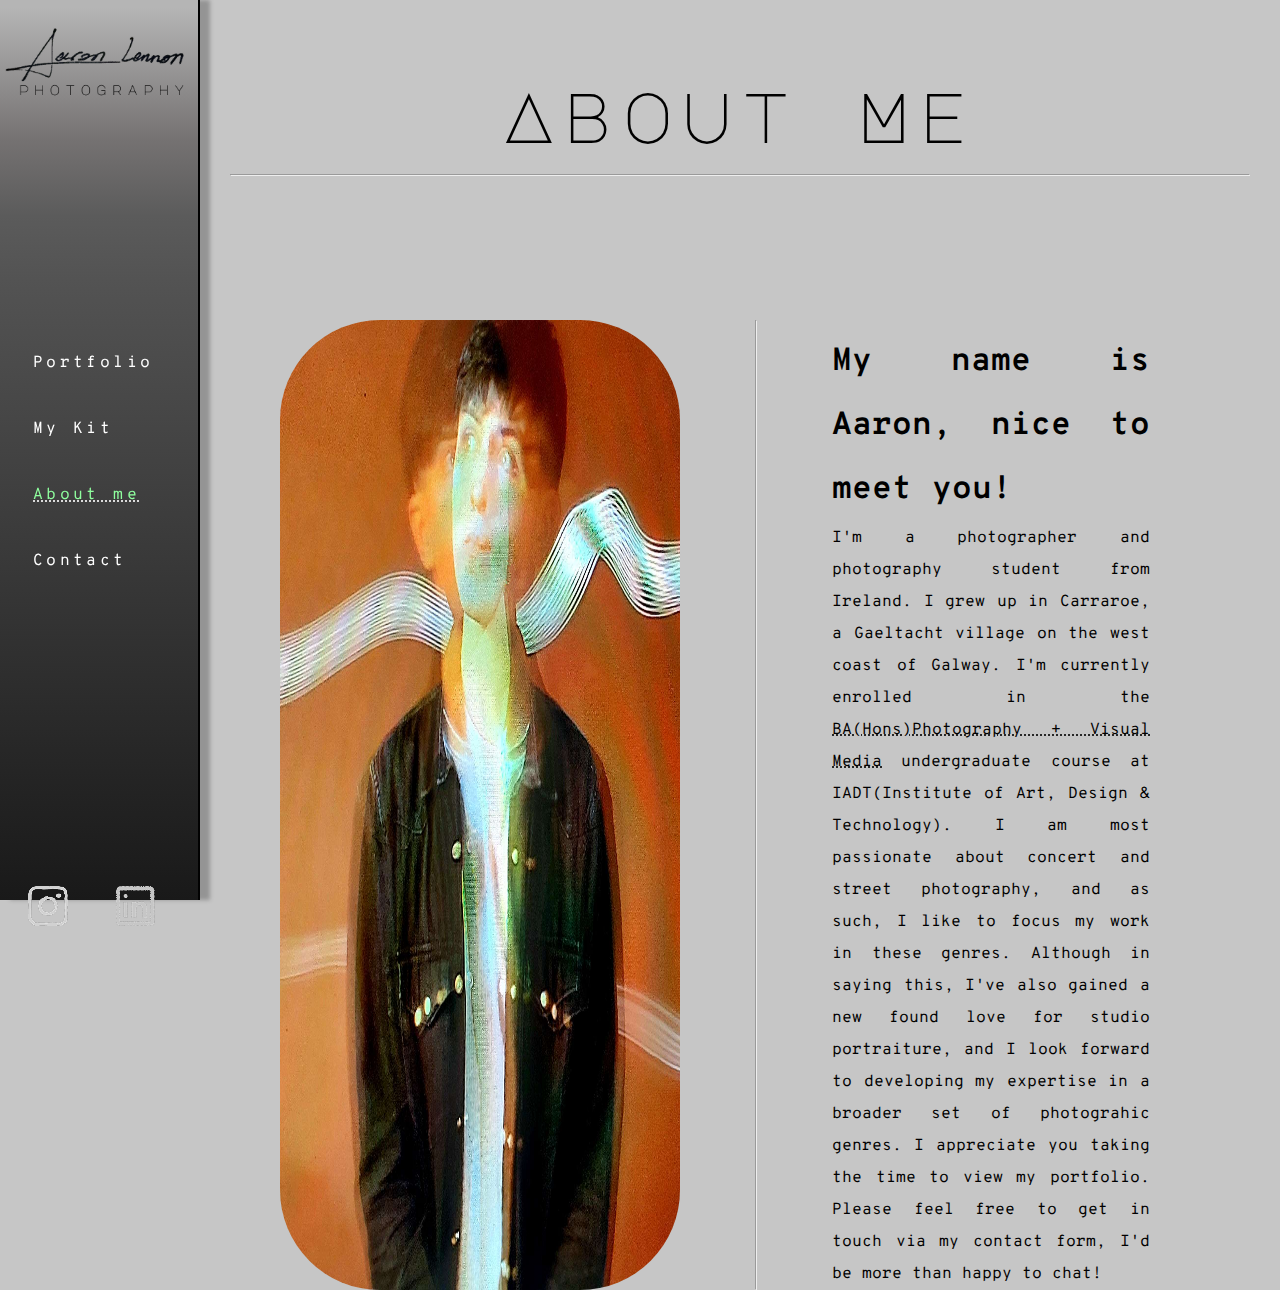
<file: about.html>
<!DOCTYPE html>
<html lang="en">
<head>
    <meta charset="UTF-8">
    <meta name="viewport" content="width=device-width, initial-scale=1.0">
    <link rel="preconnect" href="https://fonts.googleapis.com">
    <link rel="preconnect" href="https://fonts.gstatic.com" crossorigin>
    <link href="https://fonts.googleapis.com/css2?family=Major+Mono+Display&family=Overpass+Mono:wght@300..700&display=swap" rel="stylesheet">
    <link rel="stylesheet" href="css/reset.css">
    <link rel="stylesheet" href="css/style.css">
    <script defer src="javascript/animatedCursor.js"></script>
    <script defer src="javascript/activePage.js"></script>
    <title>About Me | Aaron Lennon Photography</title>
</head>    
<body>

    <div class="holder">
            
        <div class="sidenav">
            <div class="logo"><img src="images/Frame 1.png" alt="Aaron Lennon Photography"></div>
            <nav>
                <ul class="menu"> 
                    <li><a href="index.html">Portfolio</a></li>
                    <li><a href="kit.html">My Kit</a></li>
                    <li><a href="about.html">About me</a></li>
                    <li><a href="contact.html">Contact</a></li>
                </ul>
            </nav>
            <ul class="socials">
                <li><a id="home" href="https://www.instagram.com/aaron_o_lionnain/" target="_blank" rel="noopener noreferrer"><img class="image_on" src="images/instagram.png" alt="logo" /><img class="image_off" src="images/instagramhover.png" alt="logo" /></a></li>
                <li><a id="home" href="#Linkedin" target="_blank" rel="noopener noreferrer"><img class="image_on" src="images/linkedin.png" alt="logo" /><img class="image_off" src="images/linkedinhover.png" alt="logo" /></a></li>
            </ul>
        </div>

        <div class="main">
            <h1 class="aboutHeader">About Me</h1>
            <br>
            <hr>
            <br>
            <div class="me">
                <img class="mePic" src="images/me(crop).png" alt="Portrait of Aaron Lennon">
                <hr>
                <div class="about-text-box">
                    
                    <h1>My name is Aaron, nice to meet you!</h1>
                    <p>I'm a photographer and photography student from Ireland. I grew up in Carraroe, a Gaeltacht village on the west coast of Galway.
                    I'm currently enrolled in the <a class="collegeLink" href="https://iadt.ie/courses/photography-visual-media/" target="_blank" rel="noopener noreferrer"> BA(Hons)Photography + Visual Media</a> undergraduate course at IADT(Institute of Art, Design & Technology).
                    I am most passionate about concert and street photography, and as such, I like to focus my work in these genres. Although in saying this, I've also gained a new found love for studio portraiture, and I look forward to developing my expertise in a broader set of photograhic genres.
                    I appreciate you taking the time to view my portfolio. Please feel free to get in touch via my contact form, I'd be more than happy to chat!</p>
                    
                </div>

        </div>
           
    </div>
    <div class="cursor"></div>
</body>
</html>
</file>
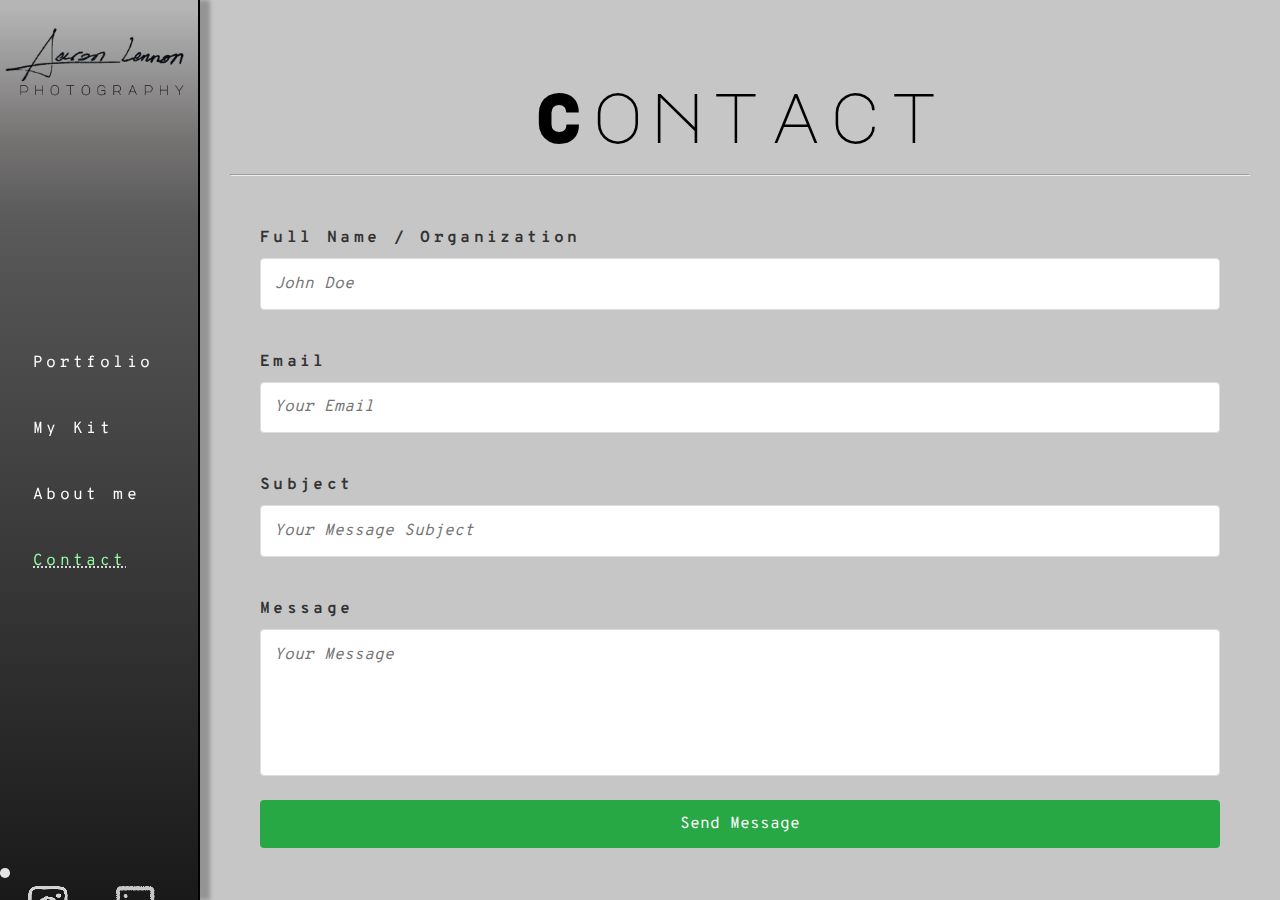
<file: contact.html>
<!DOCTYPE html>
<html lang="en">
<head>
    <meta charset="UTF-8">
    <meta name="viewport" content="width=device-width, initial-scale=1.0">
    <link rel="preconnect" href="https://fonts.googleapis.com">
    <link rel="preconnect" href="https://fonts.gstatic.com" crossorigin>
    <link href="https://fonts.googleapis.com/css2?family=Major+Mono+Display&family=Overpass+Mono:wght@300..700&display=swap" rel="stylesheet">
    <link rel="stylesheet" href="css/reset.css">
    <link rel="stylesheet" href="css/style.css">
    <script defer src="javascript/animatedCursor.js"></script>
    <script defer src="javascript/activePage.js"></script>
    <script defer src="javascript/scripts.js"></script>
    <title>Contact | Aaron Lennon Photography</title>
</head>    
<body>

    <div class="holder">
            
        <div class="sidenav">
            <div class="logo"><img src="images/Frame 1.png" alt="Aaron Lennon Photography"></div>
            <nav>
                <ul class="menu"> 
                    <li><a href="index.html">Portfolio</a></li>
                    <li><a href="kit.html">My Kit</a></li>
                    <li><a href="about.html">About me</a></li>
                    <li><a href="contact.html">Contact</a></li>
                </ul>
            </nav>
            <ul class="socials">
                <li><a id="home" href="https://www.instagram.com/aaron_o_lionnain/" target="_blank" rel="noopener noreferrer"><img class="image_on" src="images/instagram.png" alt="logo" /><img class="image_off" src="images/instagramhover.png" alt="logo" /></a></li>
                <li><a id="home" href="#Linkedin" target="_blank" rel="noopener noreferrer"><img class="image_on" src="images/linkedin.png" alt="logo" /><img class="image_off" src="images/linkedinhover.png" alt="logo" /></a></li>
            </ul>
        </div>
        <div class="main">
            <h1 class="contactHeader">Contact</h1>
            <br>
            <hr>
            <div class="contact-form-container">
                <form accept-charset="UTF-8" action="https://getform.io/f/awnqmmzb" method="POST" enctype="multipart/form-data"  target="_blank" id="wpform">
                        
                    <form id="contactForm">
                        <div class="form-group">
                            <label for="name">Full Name / Organization</label>
                            <input type="text" id="name" 
                                name="name" 
                                placeholder="John Doe" required>
                            <span class="error-message" id="nameError"></span>
                            
                        </div>
                    <br>
                        <div class="form-group">
                            <label for="email">Email</label>
                            <input type="email" id="email" 
                                name="email" 
                                placeholder="Your Email" required>
                            <span class="error-message" id="emailError"></span>
                        </div>
                    <br>
                        <div class="form-group">
                            <label for="message">Subject</label>
                            <input type="message" id="message" 
                                name="Subject" 
                                placeholder="Your Message Subject" required>
                            <span class="error-message" id="messageError"></span>
                        </div>
                    <br>
                        <div class="form-group">
                            <label for="message">Message</label>
                            <textarea id="message" 
                                    name="message" 
                                    placeholder="Your Message" 
                                    rows="5" required></textarea>
                            <span class="error-message" id="messageError"></span>
                        </div>
                        <button type="submit" 
                                class="submit-button">
                            Send Message
                        </button>
                    </form>
                </form>    
            </div>
        </div>    
    </div>
    <div class="cursor"></div>
</body>
</html>
</file>
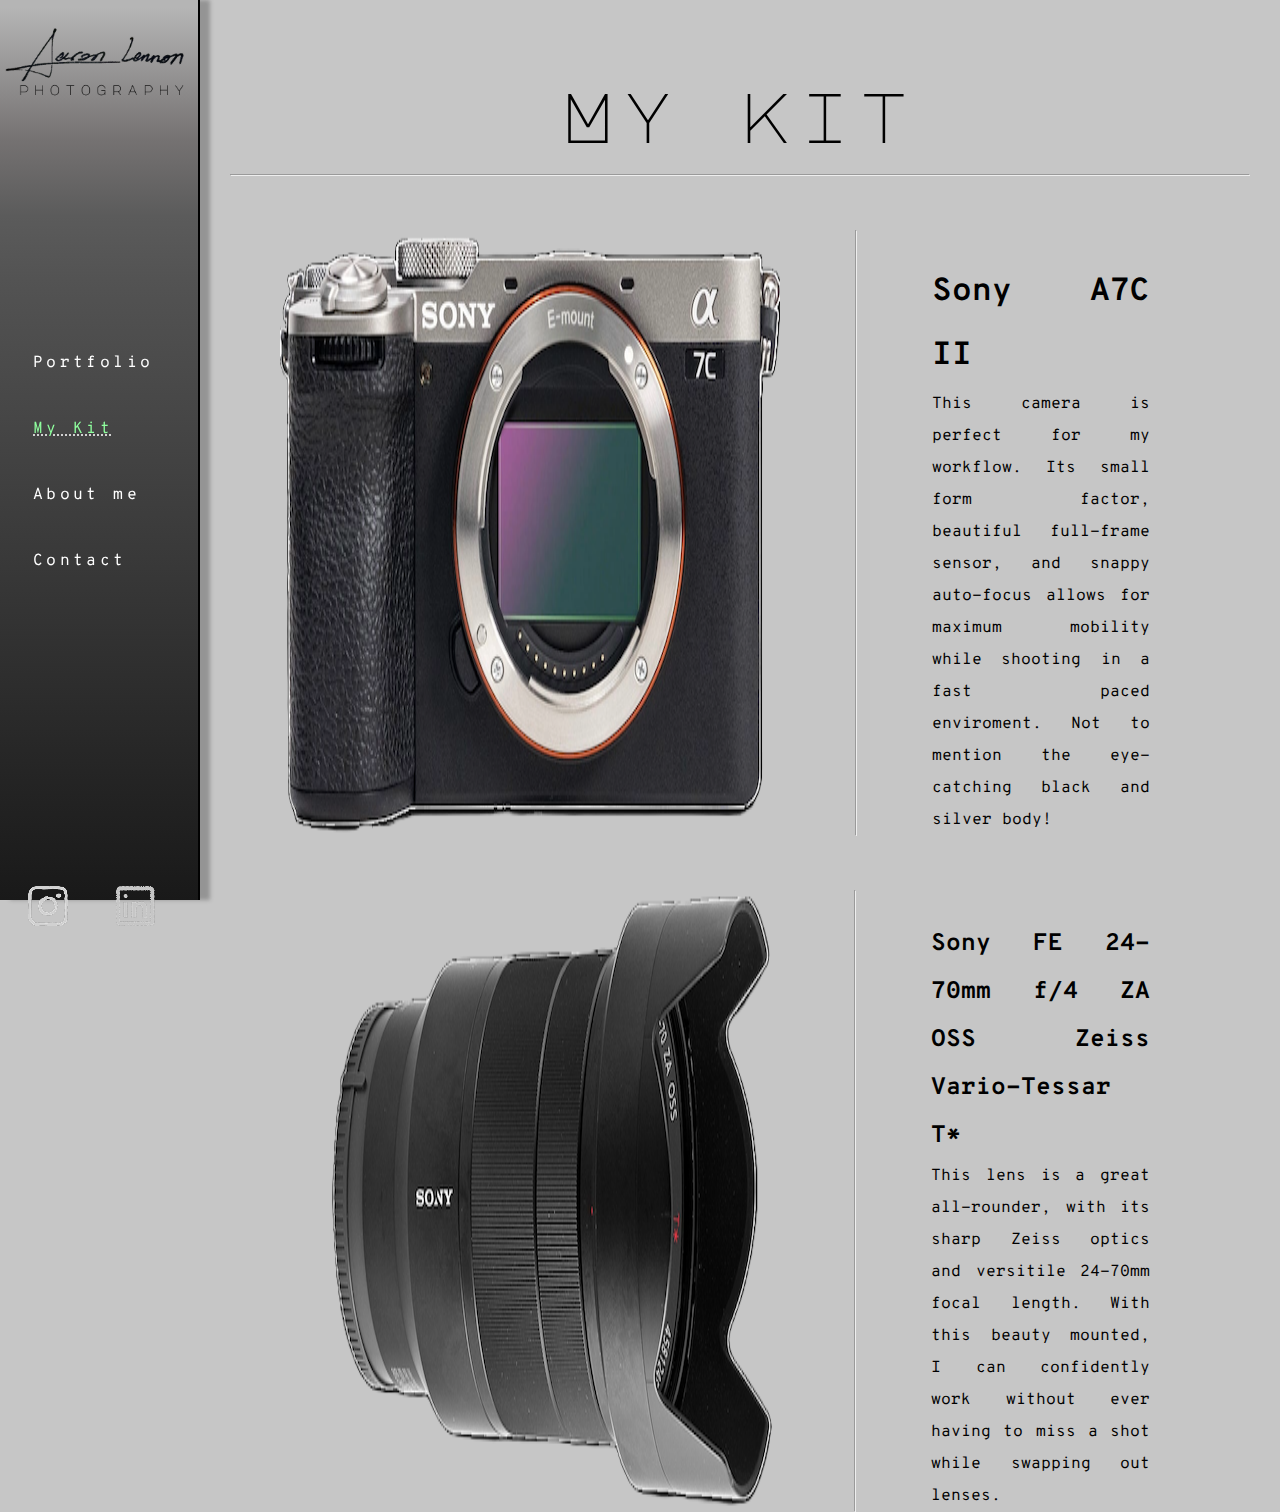
<file: kit.html>
<!DOCTYPE html>
<html lang="en">
<head>
    <meta charset="UTF-8">
    <meta name="viewport" content="width=device-width, initial-scale=1.0">
    <link rel="preconnect" href="https://fonts.googleapis.com">
    <link rel="preconnect" href="https://fonts.gstatic.com" crossorigin>
    <link href="https://fonts.googleapis.com/css2?family=Major+Mono+Display&family=Overpass+Mono:wght@300..700&display=swap" rel="stylesheet">
    <link rel="stylesheet" href="css/reset.css">
    <link rel="stylesheet" href="css/style.css">
    <script defer src="javascript/animatedCursor.js"></script>
    <script defer src="javascript/activePage.js"></script>
    <title>My Kit | Aaron Lennon Photography</title>
</head>    
<body>

    <div class="holder">
            
        <div class="sidenav">
            <div class="logo"><img src="images/Frame 1.png" alt="Aaron Lennon Photography"></div>
            <nav>
                <ul class="menu"> 
                    <li><a href="index.html">Portfolio</a></li>
                    <li><a href="kit.html">My Kit</a></li>
                    <li><a href="about.html">About me</a></li>
                    <li><a href="contact.html">Contact</a></li>
                </ul>
            </nav>    
            <ul class="socials">
                <li><a id="home" href="https://www.instagram.com/aaron_o_lionnain/" target="_blank" rel="noopener noreferrer"><img class="image_on" src="images/instagram.png" alt="logo" /><img class="image_off" src="images/instagramhover.png" alt="logo" /></a></li>
                <li><a id="home" href="#Linkedin" target="_blank" rel="noopener noreferrer"><img class="image_on" src="images/linkedin.png" alt="logo" /><img class="image_off" src="images/linkedinhover.png" alt="logo" /></a></li>
            </ul>
        </div>
        <div class="main">
            <h1 class="kitHeader">My kit</h1>
            <br>
            <hr>
            <br>
            <div class="A7C">
                <img src="images/Sony-A7C-ii(small).png" alt="Sony A7C 2">
                <hr>
                <div class="text-box">
                    
                    <h1>Sony A7C II</h1>
                    <p>This camera is perfect for my workflow. Its small form factor, beautiful full-frame sensor, and snappy auto-focus allows for maximum mobility while shooting in a fast paced enviroment. Not to mention the eye-catching black and silver body!</p>
                </div>
                
            </div>
            <br>
            <div class="sonyLens">
                <img src="images/carl-zeiss-vario-tessar-fe-4-24-70-za-oss.png" alt="Sony 24-70mm F4 Lens">
                <hr>
                <div class="text-box">
                    <h2>Sony FE 24-70mm f/4 ZA OSS Zeiss Vario-Tessar T*</h2>
                    <p>This lens is a great all-rounder, with its sharp Zeiss optics and versitile 24-70mm focal length. With this beauty mounted, I can confidently work without ever having to miss a shot while swapping out lenses.</p>
                </div>
            </div>
        </div>
           
    </div>
    <div class="cursor"></div>
</body>
</html>
</file>
<file: css/style.css>
* {
    margin: 0;
    padding: 0;
    box-sizing: border-box;
}


html, body{
    cursor: none;
}

body {
    font-family: "Overpass Mono", Overpass, sans-serif;
    background-color: #c6c6c6;
  }

.holder{
    display:grid, flex;
    margin-right: 30px;
    overflow: auto;

}


.logo{
    display:flex;
    margin-top: 24px;
    margin-bottom: 240px;
}

.menu li{
    margin-bottom:30px;
    margin-left: 17px;
    
}

.socials{
    justify-content: space-around;
    align-items:baseline;
    display: flex;
    flex-direction: row;
    margin-right: 23px;
    margin-top: 300px;
}

.sidenav{
    width:200px;
    background: linear-gradient(180deg, #B5B5B5 0.87%, #757272 15.5%, #5B5B5B 24%, #535353 31%, #191919 100%);
    box-shadow: 10px 0px 4px 0px rgba(0, 0, 0, 0.25);
    border-right: 2px solid #020202;
    height:100vh;
    position: fixed;
}

.main{
    padding-left: 200px;
}

li a:is(:link, :active, :visited) {
    padding: 6px 8px 6px 16px;
    text-decoration: none;
    font-family: "Overpass Mono", Overpass, sans-serif;
    font-size: 16px;
    font-style: normal;
    font-weight: 400;
    letter-spacing: 3.36px;
    color: #ffffff;
    display: block;
    margin-inline: auto;
    flex-direction: row;
    cursor: none;
  }

nav a:hover{
    color: #8fff9e;
}

a:is(:link, :active, :visited).active {
    color: #8fff9e;
    text-decoration: underline dotted rgb(255, 255, 255);
    
 }

.image_off, #home:hover .image_on{
    display:none
 }

.image_on, #home:hover .image_off{
    display:block
 }  

.main{
   margin-left: 30px;
   margin-top: 80px;
}

.contact-form-container {
    background-color: #c6c6c6;
    padding: 20px;
    border-radius: 8px;
    max-width: 1000px;
    width: 100%;
    margin-inline: auto;
    margin-top: 30px;
    text-decoration: none;
    font-family: "Overpass Mono", Overpass, sans-serif;
    font-size: 16px;
    font-style: normal;
    font-weight: 400;
    letter-spacing: 3.36px;
}

.portfolioHeader{
    text-align: center;
    font-family: "Major Mono Display", Overpass;
    font-size: 70px;
    font-style: normal;
    font-weight: 400;
    line-height: normal;
    letter-spacing: 7.2px;
}

.kitHeader{
    text-align: center;
    font-family: "Major Mono Display", Overpass;
    font-size: 70px;
    font-style: normal;
    font-weight: 400;
    line-height: normal;
    letter-spacing: 7.2px;
}

.aboutHeader{
    text-align: center;
    font-family: "Major Mono Display", Overpass;
    font-size: 70px;
    font-style: normal;
    font-weight: 400;
    line-height: normal;
    letter-spacing: 7.2px;
}

.contactHeader{
    text-align: center;
    font-family: "Major Mono Display", Overpass;
    font-size: 70px;
    font-style: normal;
    font-weight: 400;
    line-height: normal;
    letter-spacing: 7.2px;
}

.form-group {
    margin-bottom: 1rem;
}

label {
    display: block;
    margin-bottom: 0.5rem;
    font-weight: bold;
    color: #333;
}

input, textarea {
    width: 100%;
    padding: 0.8rem;
    border: 1px solid #ddd;
    border-radius: 4px;
    box-sizing: border-box;
    font-size: 1rem;
}

textarea {
    resize: none;
}

.error-message {
    color: red;
    font-size: 0.875rem;
    display: none; /* Hidden by default */
}

.submit-button {
    background-color: #28a745;
    color: white;
    border: none;
    padding: 0.75rem;
    border-radius: 4px;
    font-size: 1rem;
    cursor: pointer;
    width: 100%;
    transition: background-color 0.3s;
}

.submit-button:hover {
    background-color: #218838;
}

input::placeholder {
    font-style: italic;
}

textarea::placeholder{
    font-style: italic;
}


.hover-this {
    transition: all 0.3s ease;
  }

.cursor {
    pointer-events: none;
    position: fixed;
    padding: 0.3rem;
    background-color: #fff;
    border-radius: 50%;
    mix-blend-mode: difference;
    transition: transform 0.3s ease;
  }
  
  .hover-this:hover ~ .cursor {
    transform:translate(-50%, -50%) scale(8);
  }
    
img { 
    max-width: 100%;
    height: auto;
    vertical-align: middle;
    display: inline-block;
}

.grid-wrapper > div {
    display:flex;
    justify-content: center;
    align-items: center;
}

.grid-wrapper > div > img {
    width:100%;
    height:100%;
    object-fit: cover;
    border-radius: 5px;
}

.grid-wrapper {
    display: grid;
    grid-gap: 10px;
    grid-template-columns: repeat(auto-fit, minmax(350px, 1fr));
    grid-auto-rows: 200px;
    grid-auto-flow: dense;
}

.grid-wrapper .wide {
    grid-column: span 2;
}

.grid-wrapper .tall {
    grid-row: span 2;
}

.grid-wrapper .taller {
    grid-row: span 3;
}

.grid-wrapper .big {
    grid-column: span 2;
    grid-row: span 2;
}

.grid-wrapper .bigger {
    grid-column: span 2;
    grid-row: span 3;
}

.A7C{
    display: flex;
    justify-content: flex-start;
    gap: 75px;
    margin-top: 30px;
    margin-left: 50px;
}

.text-box{
    padding-top: 30px;
    padding-right: 100px;
    text-align: justify;
    line-height: 2;
}

.about-text-box{
    padding-top: 10px;
    padding-right: 100px;
    text-align: justify;
    line-height: 2;
}

.sonyLens{
    display: flex;
    justify-content: flex-start;
    gap: 75px;
    margin-top: 30px;
    margin-left: 100px;
}

.me{
    display: flex;
    justify-content: flex-start;
    gap: 75px;
    margin-top: 120px;
 
}

.mePic{
    max-width: 400px;
    border-radius: 100px;
    margin-left: 50px;
}

.collegeLink{
    text-decoration: underline dotted;
}
</file>
